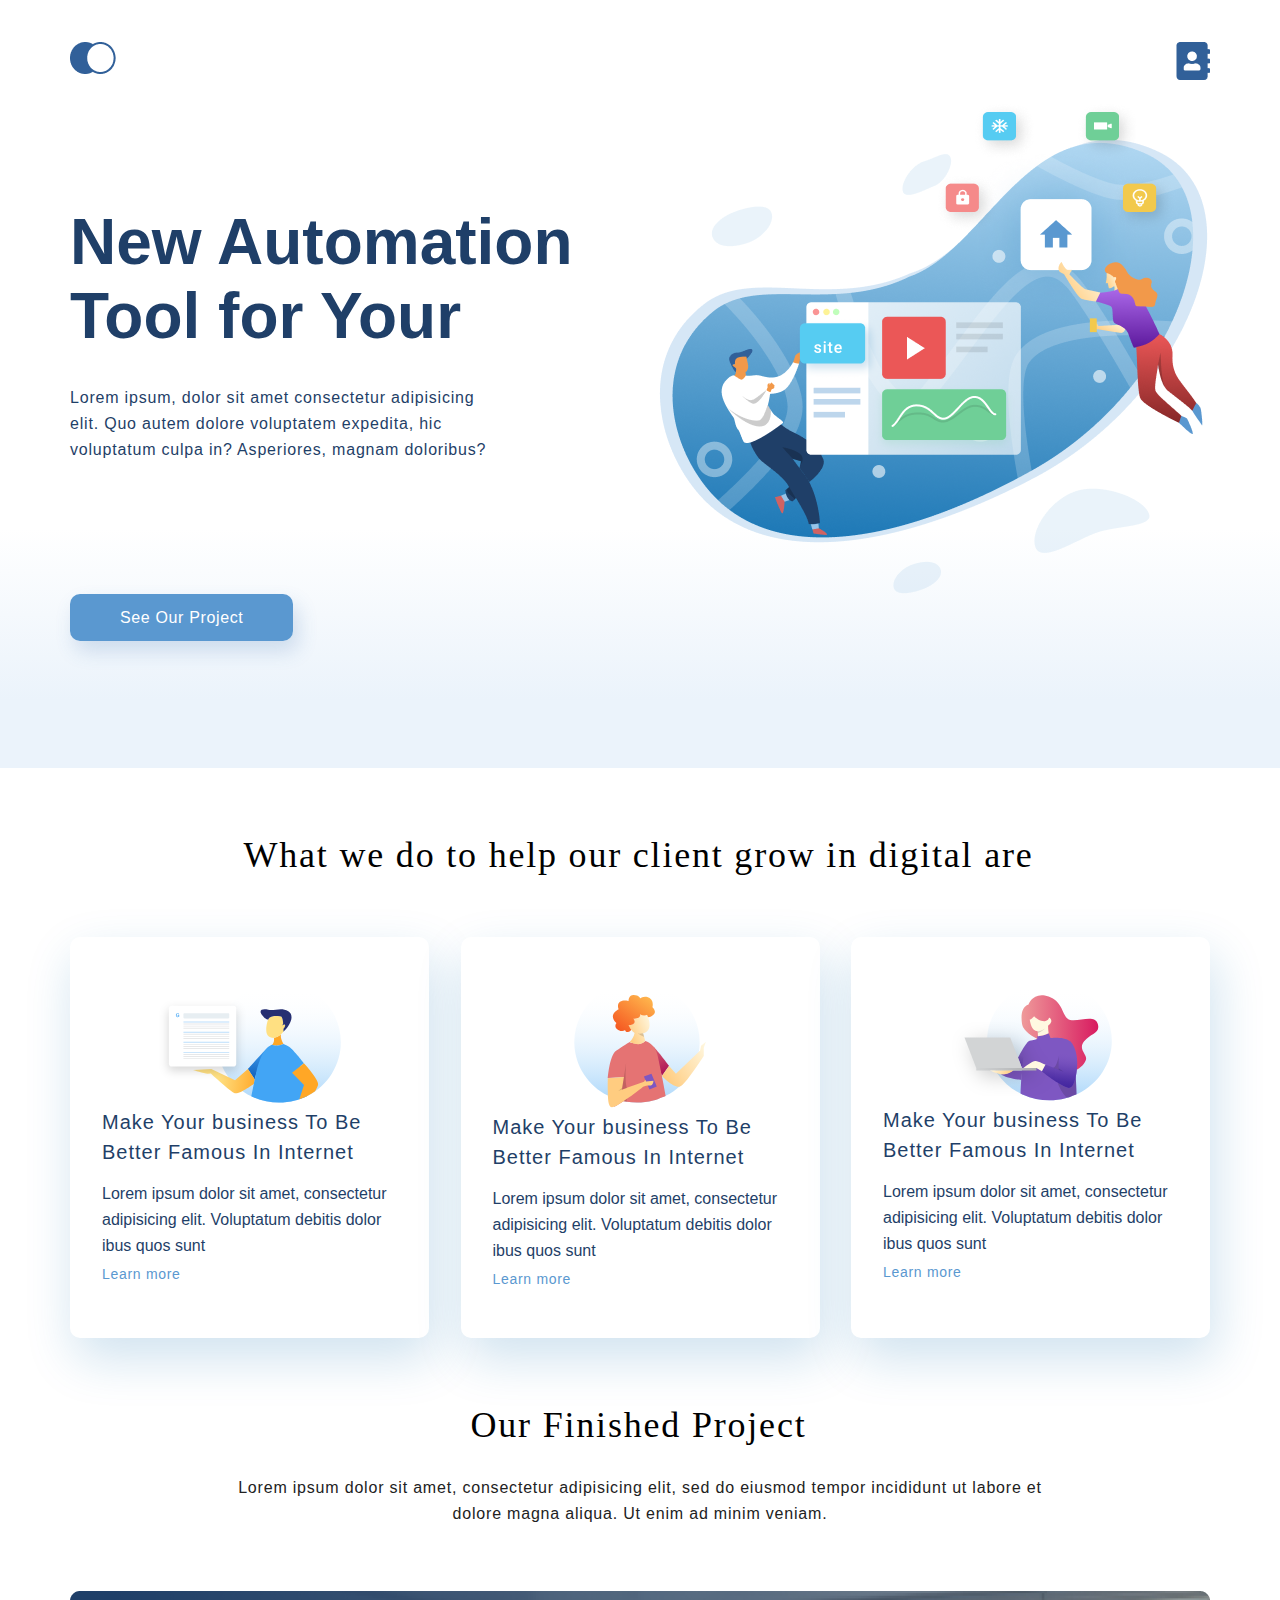
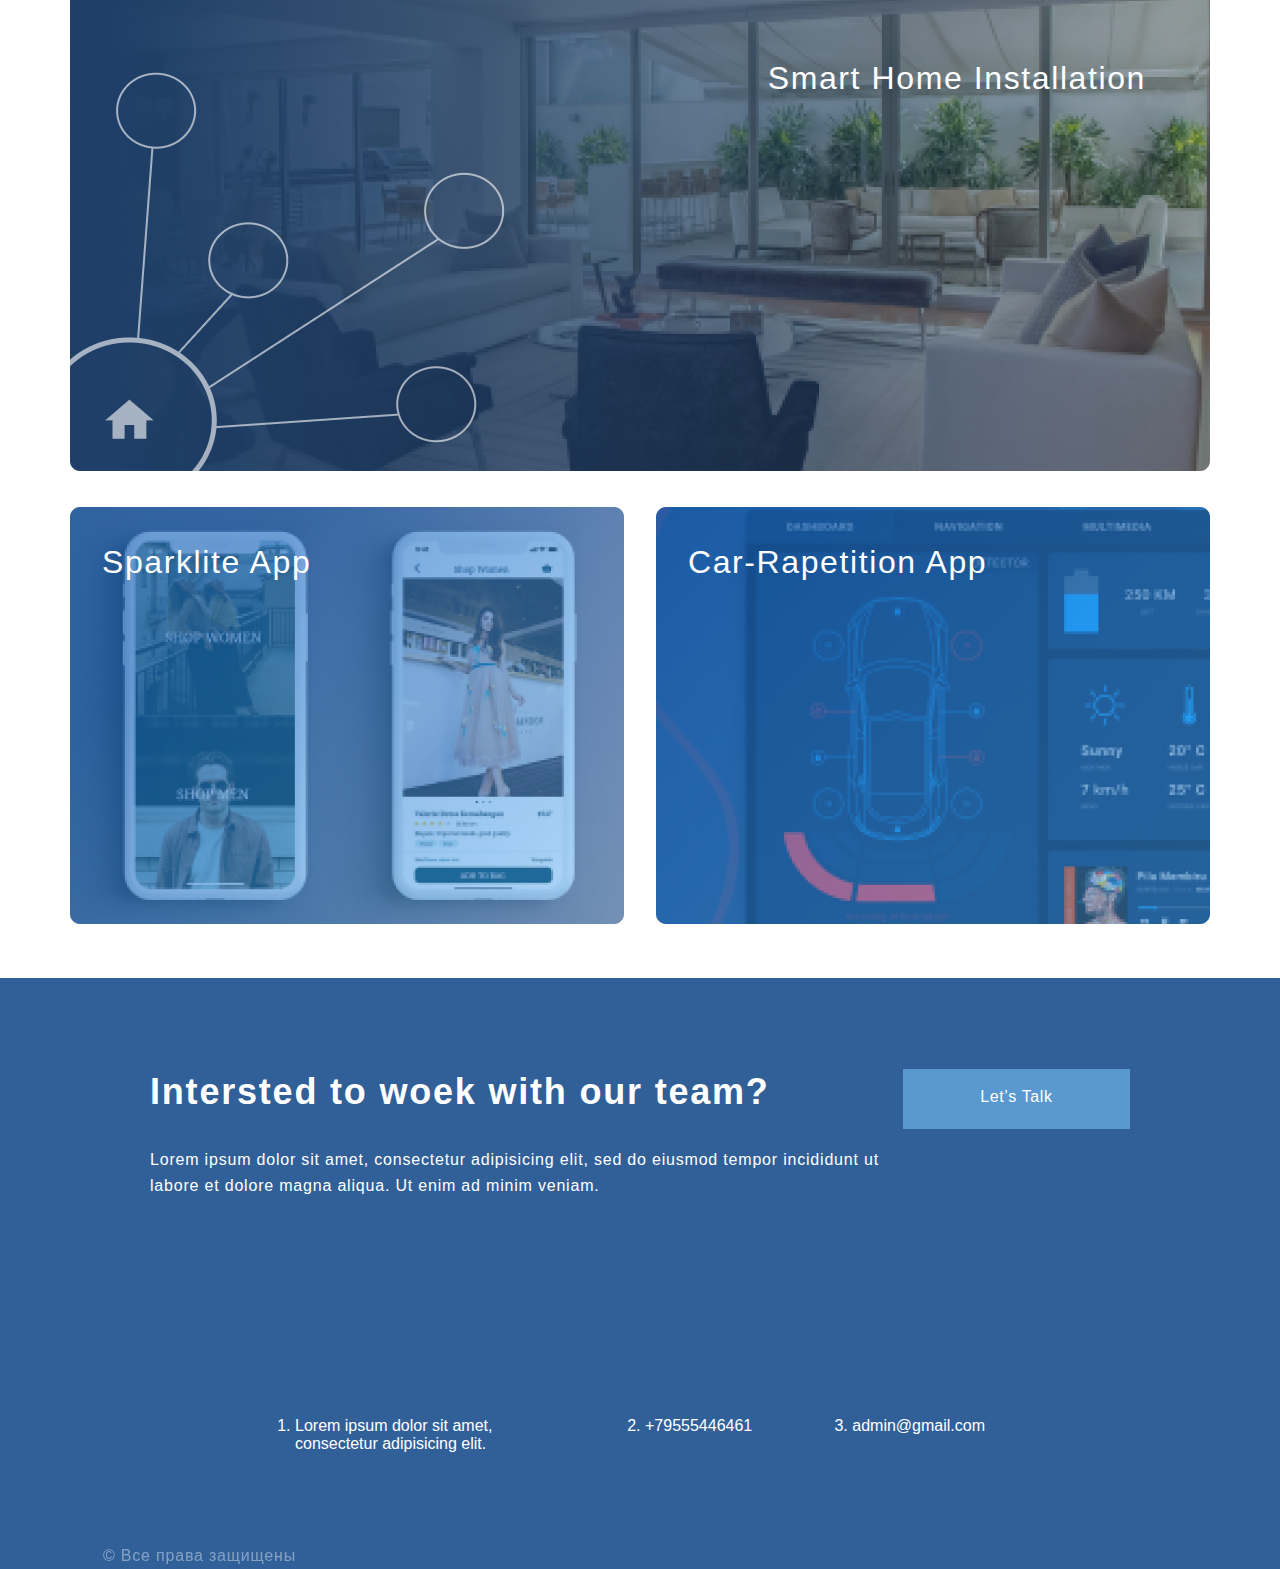
<file: index.html>
<!DOCTYPE html>
<html lang="en">

<head>
    <meta charset="UTF-8">
    <meta http-equiv="X-UA-Compatible" content="IE=edge">
    <meta name="viewport" content="width=device-width, initial-scale=1.0">
    <title>Homework8</title>
    <link rel="stylesheet" href="/style/style.css">
</head>

<body>
    <div class="top">
        <div class="container">
            <div class="header">
                <div class="menu">
                    <ul>
                        <li><a href="index.html"><img src="/img/Group.png" alt="main"></a></li>
                        <li><a href="contacts.html"><img src="/img/address-book.png" alt="contact"></a></li>
                    </ul>
                </div>
            </div>
            <div class="top-info">
                <h1 class="top__title">New Automation Tool for Your</h1>
                <p class="text text-first">Lorem ipsum, dolor sit amet consectetur adipisicing elit. Quo autem
                    dolore
                    voluptatem expedita, hic voluptatum culpa in? Asperiores, magnam doloribus?</p>
                <!-- <div class="top-info-right">
                    <img src="/img/illustration.png" alt="poster">
                </div> -->
            </div>
            <a href="#" class="top-btn">See Our Project</a>
            <br>
        </div>
    </div>
    <div class="what-we-do container">
        <h2 class="heading">What we do to help our client grow in digital are</h2>
        <div class="card-box">
            <div class="card">
                <div class="card__img">
                    <img src="/img/card-1.svg" alt="card-1">
                </div>
                <div class="heading-mini">Make Your business To Be
                    Better Famous In Internet</div>
                <p class="text">Lorem ipsum dolor sit amet, consectetur adipisicing elit. Voluptatum debitis dolor
                    ibus quos sunt
                </p>
                <a href="#" class="card__link">Learn more</a>
            </div>
            <div class="card">
                <div class="card__img">
                    <img src="/img/card-2.svg" alt="card-2">
                </div>
                <div class="heading-mini">Make Your business To Be
                    Better Famous In Internet</div>
                <p class="text">Lorem ipsum dolor sit amet, consectetur adipisicing elit. Voluptatum debitis dolor
                    ibus quos sunt
                </p>
                <a href="#" class="card__link">Learn more</a>
            </div>
            <div class="card">
                <div class="card__img">
                    <img src="/img/card-3.svg" alt="card-3">
                </div>
                <div class="heading-mini">Make Your business To Be
                    Better Famous In Internet</div>
                <p class="text">Lorem ipsum dolor sit amet, consectetur adipisicing elit. Voluptatum debitis dolor
                    ibus quos sunt
                </p>
                <a href="#" class="card__link">Learn more</a>
            </div>
        </div>
    </div>

    <div class="project container">
        <div class="our-finished">
            <h2 class="heading">Our Finished Project</h2>
            <p class="text text_project">Lorem ipsum dolor sit amet, consectetur adipisicing elit, sed do eiusmod tempor
                incididunt ut labore et dolore magna aliqua. Ut enim ad minim veniam.</p>
        </div>

        <div class="project__item">
            <img class="project__img" src="/img/Mask_Group1.png" alt="mask-group1">
            <p class="project__text">Smart Home Installation</p>
        </div>
        <div class="project__parent">
            <div class="project__item project__item-margin">
                <img class="project__img" src="/img/Mask_Group2.png" alt="mask-group2">
                <p class="parent_item-text">Sparklite App</p>

            </div>
            <div class="project__item">
                <img class="project__img" src="/img/Mask_Group3.png" alt="mask-group3">
                <p class="parent_item-text project__item-margin">Car-Rapetition App</p>

            </div>
        </div>
    </div>


    <div class="interested">
        <div class="container">
            <div class="box-interested">
                <div class="heading-interested">
                    <h2 class="head-interested">Intersted to woek
                        with our team?</h2>
                    <p class="interested-text">Lorem ipsum dolor sit amet, consectetur adipisicing elit, sed do eiusmod
                        tempor incididunt ut labore et dolore magna aliqua. Ut enim ad minim veniam.</p>
                </div>
                <a href="#" class="interested-btn">Let’s Talk</a>
            </div>
        </div>
    </div>
    <div class="footer">
        <div class="container">
            <div class="contact-info">
                <ol>
                    <li>Lorem ipsum dolor sit amet, consectetur adipisicing elit.</li>
                    <li>+79555446461</li>
                    <li>admin@gmail.com</li>
                </ol>
            </div>
            <div class="license">
                <p class="text-license">© Все права защищены</p>
            </div>
        </div>
    </div>


</body>

</html>
</file>
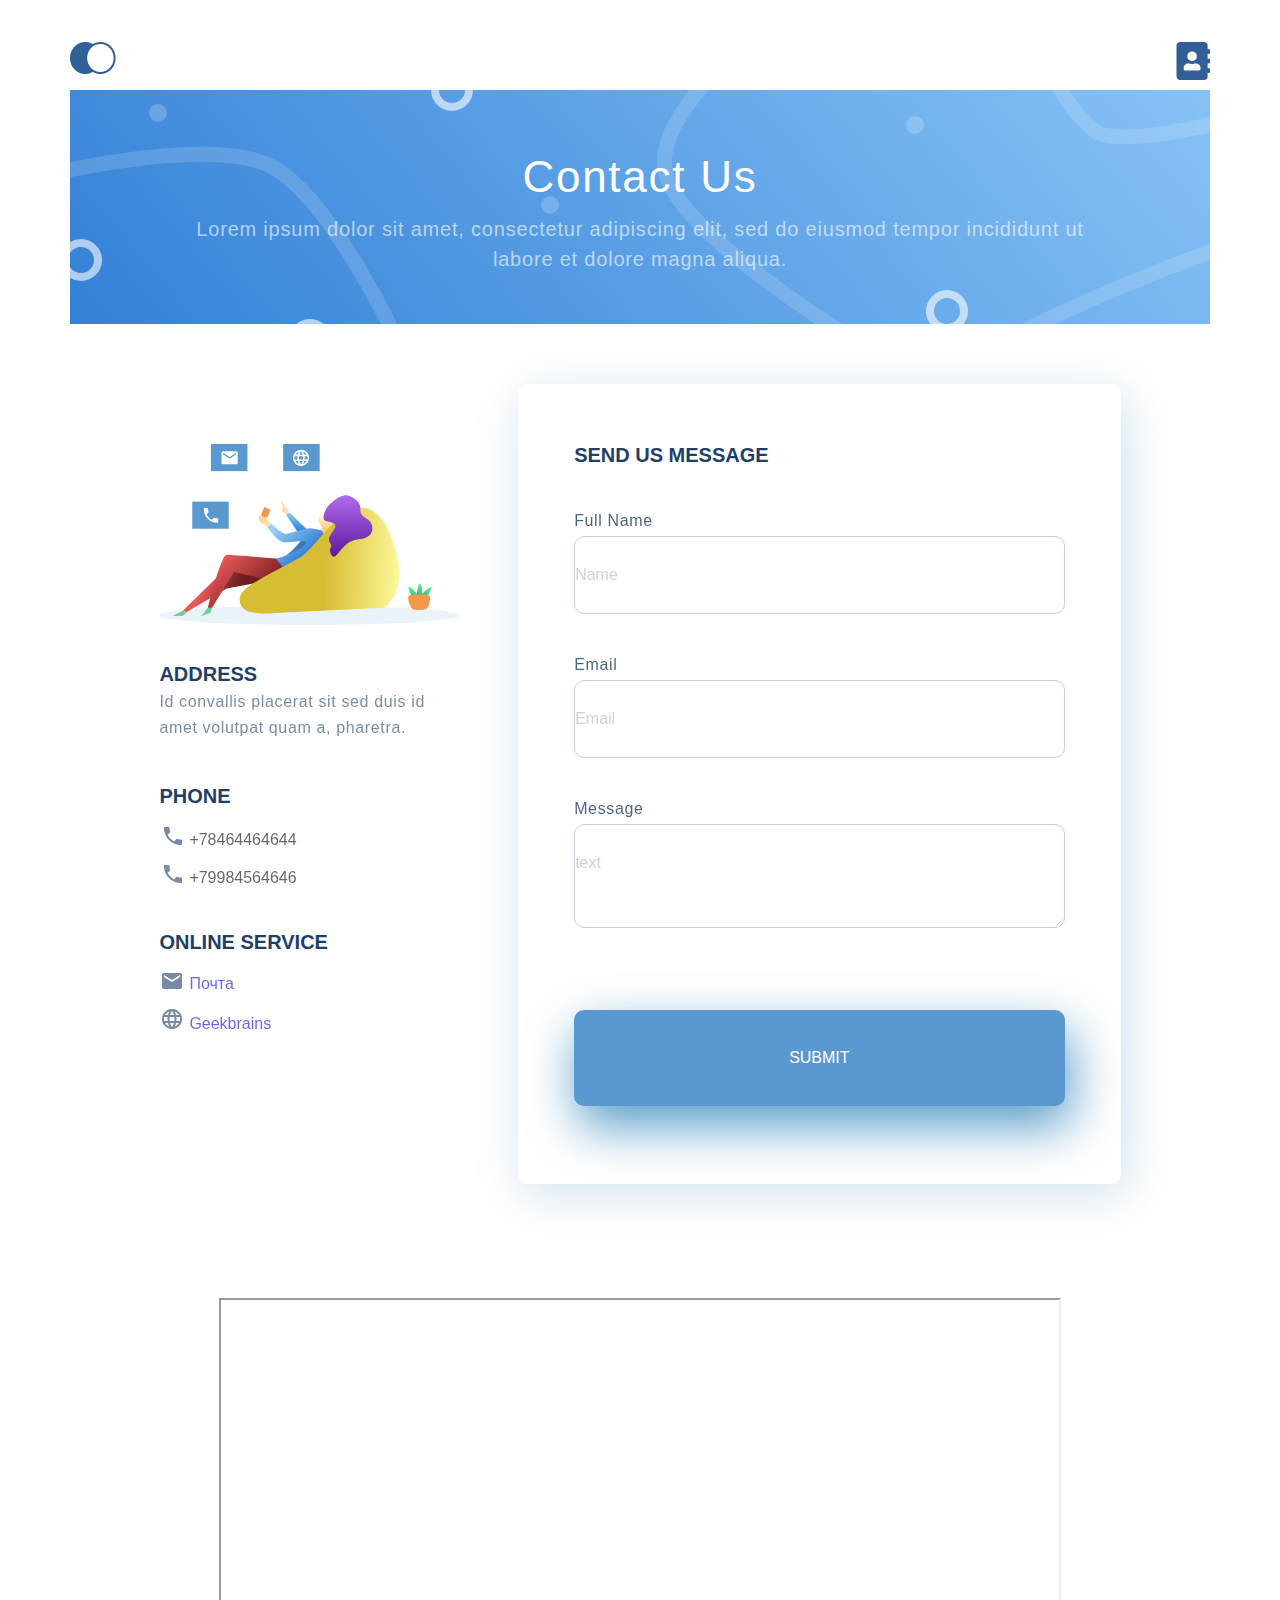
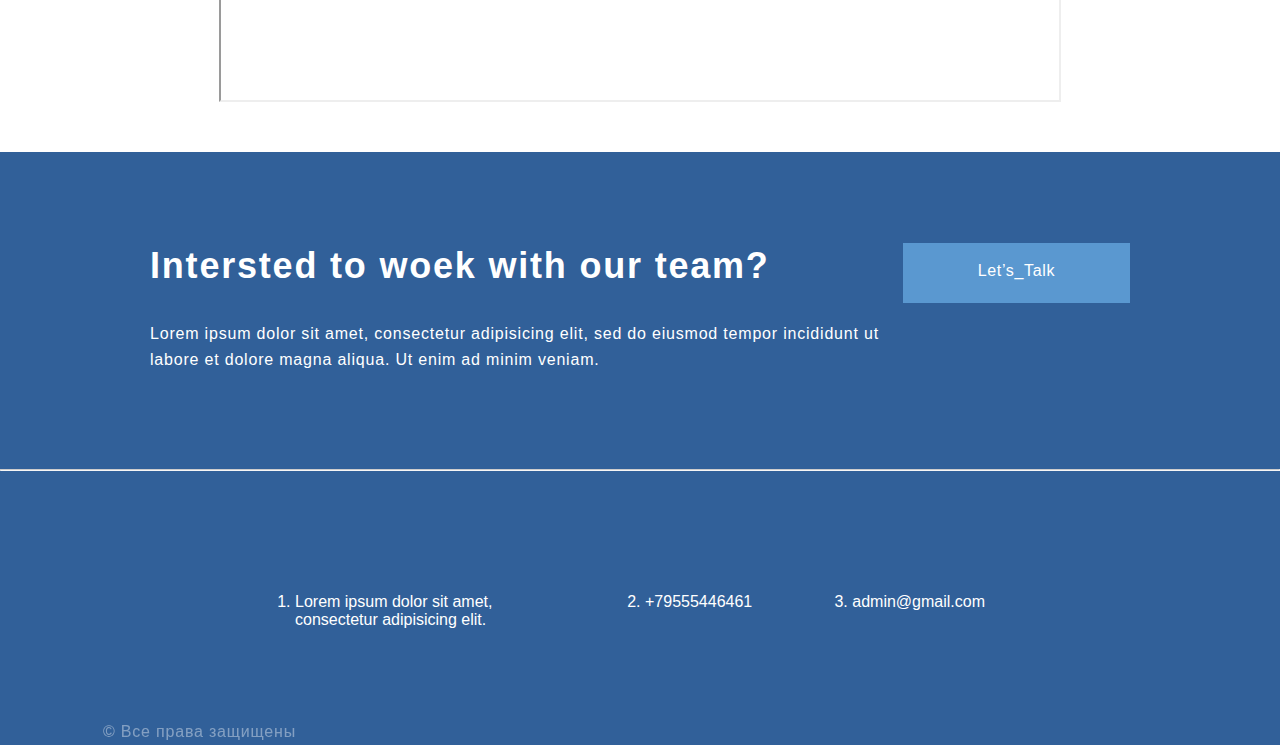
<file: contacts.html>
<!DOCTYPE html>
<html lang="en">

<head>
    <meta charset="UTF-8">
    <meta http-equiv="X-UA-Compatible" content="IE=edge">
    <meta name="viewport" content="width=device-width, initial-scale=1.0">
    <title>Homework8</title>
    <link rel="stylesheet" href="style/style.css">
</head>

<body>
    <div class="container contanct-container">
        <div class="top-title">
            <div class="top-contact_us">
                <div class="menu">
                    <ul>
                        <li><a href="index.html"><img src="/img/Group.png" alt="main"></a></li>
                        <li><a href="contacts.html"><img src="/img/address-book.png" alt="contact"></a></li>
                    </ul>
                </div>
            </div>
            <div class="contact_container">
                <h2 class="header-title-contact"> Contact Us</h2>
                <p class="text-contact-us">Lorem ipsum dolor sit amet, consectetur adipiscing elit, sed do eiusmod
                    tempor incididunt ut labore et dolore magna aliqua. </p>

            </div>
        </div>
    
        <div class="contact-info">
            <div class="contact-info__left">
                <div class="contact-img">
                    <img src="/img/contact-img.svg" alt="contact_img">
                </div>
                <div class="contact-info__item">
                    <h4 class="four">Address</h4>
                    <p class="text text-address">Id convallis placerat sit sed duis id amet volutpat quam a, pharetra.
                    </p>
                </div>
                <div class="contact-info__item">
                    <h4 class="four">Phone</h4>
                    <ul>
                        <li>+78464464644</li>
                        <li>+79984564646</li>
                    </ul>
                </div>
                <div class="contact-info__item">
                    <h4 class="four">Online service</h4>
                    <ul>
                        <li><a href="support@geekbrains.ru" target="_blank">Почта</a></li>
                        <li><a href="https://gb.ru" target="_blank">Geekbrains</a></li>
                    </ul>
                </div>
            </div>
            <div class="contact-info__right">
                <div class="contact-info__right-content">
                    <h4 class="four">Send us message</h4>
                    <form action="#" class="submit-form">
                        <div class="send-message">
                            <div class="message-list">
                                <div class="message-item">
                                    <label for="name">Full Name</label>
                                    <input class="text" type="text" id="name" placeholder="Name">
                                </div>
                                <div class="message-item">
                                    <label for="email">Email</label>
                                    <input class="text" type="email" id="email" placeholder="Email">
                                </div>
                                <div class="message-item">
                                    <label for="texarea">Message </label>
                                    <textarea class="text" id="texarea" placeholder="text"></textarea>
                                </div>
                                <a class="contact-btn">submit</a>
                            </div>
                        </div>
                    </form>
                </div>
            </div>
        </div>
    </div>
    <br>
    <br>
    <div class="map-position">
        <br>
        <iframe
            src="https://yandex.ru/map-widget/v1/?um=constructor%3Abc428b2c0bd130d24efbcd2f6d9ef6da7fc223a408173191e897e402b6842334&amp;source=constructor"
            width="838" height="400"></iframe>
    </div>
    <div class="interested">
        <div class="container">
            <div class="box-interested">
                <div class="heading-interested">
                    <h2 class="head-interested">Intersted to woek
                        with our team?</h2>
                    <p class="interested-text">Lorem ipsum dolor sit amet, consectetur adipisicing elit, sed do eiusmod
                        tempor incididunt ut labore et dolore magna aliqua. Ut enim ad minim veniam.</p>
                </div>
                <a href="#" class="interested-btn">Let’s_Talk</a>
            </div>
        </div>
    </div>
    <hr class="hr">
    <div class="footer">
        <div class="container">
            <div class="contact-info">
                <ol>
                    <li>Lorem ipsum dolor sit amet, consectetur adipisicing elit.</li>
                    <li>+79555446461</li>
                    <li>admin@gmail.com</li>
                </ol>
            </div>
            <div class="license">
                <p class="text-license">© Все права защищены</p>
            </div>
        </div>
    </div>

</body>

</html>
</file>
<file: style/style.css>
* {
  font-family: sans-serif;
  margin: 0;
  padding: 0;
}

.top {
  height: 768px;
  background: -webkit-gradient(linear, left bottom, left top, color-stop(8.84%, #EBF3FB), color-stop(31.12%, rgba(152, 195, 232, 0)));
  background: linear-gradient(0deg, #EBF3FB 8.84%, rgba(152, 195, 232, 0) 31.12%);
}

.menu {
  height: 48px;
  left: 113px;
  top: 34px;
}

.header {
  padding-top: 42px;
}

.container {
  max-width: 1140px;
  margin: 0 auto;
}

.text {
  font-size: 16px;
  line-height: 26px;
  color: #1F3F68;
}

.top-info {
  display: -webkit-box;
  display: -ms-flexbox;
  display: flex;
  -webkit-box-orient: vertical;
  -webkit-box-direction: normal;
      -ms-flex-direction: column;
          flex-direction: column;
  font-weight: 300;
  font-size: 64px;
  line-height: 74px;
  padding-top: 115px;
  height: 400px;
  background: url("/img/illustration.png");
  background-repeat: no-repeat;
  background-position: right;
}

.text-first {
  padding-top: 32px;
  width: 425px;
  font-style: normal;
  font-weight: normal;
  font-size: 16px;
  line-height: 26px;
  letter-spacing: 0.05em;
}

.top-btn {
  font-size: 16px;
  line-height: 26px;
  text-align: center;
  letter-spacing: 0.04em;
  color: #FFFFFF;
  background: #5A98D0;
  -webkit-box-shadow: 5px 10px 20px rgba(53, 110, 173, 0.2);
          box-shadow: 5px 10px 20px rgba(53, 110, 173, 0.2);
  border-radius: 10px;
  padding: 15px  50px;
  text-decoration: none;
}

.top__title {
  font-size: 64px;
  color: #1F3F68;
  width: 510px;
}

.heading {
  font-weight: 500;
  text-align: center;
  max-width: 1137px;
  height: 41px;
  font-family: Roboto;
  font-style: normal;
  font-weight: 300;
  font-size: 36px;
  line-height: 46px;
  text-align: center;
  letter-spacing: 0.05em;
  color: #000000;
}

.second {
  font-weight: 500;
  text-align: center;
  max-width: 1137px;
  height: 41px;
  font-family: Roboto;
  font-style: normal;
  font-weight: 300;
  font-size: 36px;
  line-height: 46px;
  /* or 128% */
  text-align: center;
  letter-spacing: 0.05em;
  color: #000000;
}

.third {
  font-size: 36px;
  text-align: center;
}

.four {
  font-size: 20px;
  line-height: 30px;
  color: #1F3F68;
  text-transform: uppercase;
}

.what-we-do {
  display: -webkit-box;
  display: -ms-flexbox;
  display: flex;
  -webkit-box-orient: vertical;
  -webkit-box-direction: normal;
      -ms-flex-direction: column;
          flex-direction: column;
  padding-top: 64px;
}

.card-box {
  display: -webkit-box;
  display: -ms-flexbox;
  display: flex;
  -webkit-box-pack: justify;
      -ms-flex-pack: justify;
          justify-content: space-between;
  padding-top: 64px;
}

.card {
  display: -webkit-box;
  display: -ms-flexbox;
  display: flex;
  -webkit-box-orient: vertical;
  -webkit-box-direction: normal;
      -ms-flex-direction: column;
          flex-direction: column;
  max-width: 359px;
  padding: 44px 32px;
  -webkit-box-sizing: border-box;
          box-sizing: border-box;
  -webkit-box-shadow: 5px 20px 50px rgba(16, 112, 177, 0.2);
          box-shadow: 5px 20px 50px rgba(16, 112, 177, 0.2);
  border-radius: 10px;
  background-color: #fff;
}

.card__img {
  -ms-flex-item-align: center;
      -ms-grid-row-align: center;
      align-self: center;
}

.heading-mini {
  font-size: 20px;
  line-height: 30px;
  letter-spacing: 0.05em;
  color: #1F3F68;
  margin-bottom: 14px;
}

.card__link {
  font-size: 14px;
  line-height: 30px;
  letter-spacing: 0.05em;
  color: #5A98D0;
  text-decoration: none;
}

.our-finished {
  padding-top: 64px;
}

.text_project {
  width: 75%;
  padding-top: 32px;
  font-size: 16px;
  line-height: 26px;
  text-align: center;
  letter-spacing: 0.05em;
  color: #222222;
  margin: 0 auto;
  padding-bottom: 64px;
}

.project {
  display: -webkit-box;
  display: -ms-flexbox;
  display: flex;
  -webkit-box-orient: vertical;
  -webkit-box-direction: normal;
      -ms-flex-direction: column;
          flex-direction: column;
}

.project__item {
  position: relative;
  -webkit-box-flex: 1;
      -ms-flex-positive: 1;
          flex-grow: 1;
}

.project__img {
  width: 100%;
  margin-right: 32px;
}

.project__text {
  font-size: 32px;
  line-height: 46px;
  text-align: right;
  letter-spacing: 0.05em;
  position: absolute;
  top: 64px;
  right: 64px;
  color: #FFFFFF;
}

.parent_item-text {
  font-size: 32px;
  line-height: 46px;
  text-align: right;
  letter-spacing: 0.05em;
  position: absolute;
  top: 32px;
  left: 32px;
  color: #FFFFFF;
}

.project__parent {
  display: -webkit-box;
  display: -ms-flexbox;
  display: flex;
  -webkit-box-pack: justify;
      -ms-flex-pack: justify;
          justify-content: space-between;
  margin-top: 32px;
}

.project__item-margin {
  margin-right: 32px;
}

.menu > ul, .bottom-info > ul {
  display: -webkit-box;
  display: -ms-flexbox;
  display: flex;
  list-style-type: none;
  -webkit-box-pack: justify;
      -ms-flex-pack: justify;
          justify-content: space-between;
}

.interested {
  background-color: #316099;
  color: #FFFFFF;
  padding-bottom: 96px;
  margin-top: 50px;
}

.box-interested {
  padding: 91px 80px 0 80px;
  display: -webkit-box;
  display: -ms-flexbox;
  display: flex;
  -ms-flex-pack: distribute;
      justify-content: space-around;
}

.head-interested {
  font-size: 36px;
  line-height: 46px;
  letter-spacing: 0.05em;
  color: #FFFFFF;
}

.interested-text {
  margin-top: 32px;
  font-size: 16px;
  line-height: 26px;
  letter-spacing: 0.05em;
}

.interested-btn {
  -webkit-box-align: center;
      -ms-flex-align: center;
          align-items: center;
  width: 200px;
  height: 30px;
  text-align: center;
  background: #5A98D0;
  font-size: 16px;
  line-height: 26px;
  text-align: center;
  letter-spacing: 0.04em;
  padding: 15px  50px;
  color: #FFFFFF;
  text-decoration: none;
}

.hr {
  opacity: 0.5;
}

/**************************************************/
/* CONTACT US */
.top-contact_us {
  margin-top: 42px;
}

.contact_container {
  display: -webkit-box;
  display: -ms-flexbox;
  display: flex;
  -webkit-box-pack: center;
      -ms-flex-pack: center;
          justify-content: center;
  -webkit-box-orient: vertical;
  -webkit-box-direction: normal;
      -ms-flex-direction: column;
          flex-direction: column;
  background: url("/img/border-img-contact-us.svg");
  background-repeat: no-repeat;
  padding: 50px 100px;
}

.header-title-contact {
  font-weight: 500;
  font-size: 44px;
  line-height: 74px;
  text-align: center;
  letter-spacing: 0.04em;
  color: #FFFFFF;
}

.text-contact-us {
  font-size: 20px;
  line-height: 30px;
  text-align: center;
  letter-spacing: 0.04em;
  color: rgba(255, 255, 255, 0.6);
}

.contact-info {
  margin: 60px;
  display: -webkit-box;
  display: -ms-flexbox;
  display: flex;
  -ms-flex-pack: distribute;
      justify-content: space-around;
  -ms-flex-wrap: wrap;
      flex-wrap: wrap;
}

.contact-info__left {
  margin-top: 60px;
  -webkit-box-align: center;
      -ms-flex-align: center;
          align-items: center;
  max-width: 300px;
}

.contact-info__item {
  margin-bottom: 40px;
}

.contact-info__item {
  margin-top: 30px;
}

.contact-info__item > ul > li {
  margin: 16px 0;
  opacity: 0.6;
}

.contact-info__item:nth-child(3) > ul > li {
  list-style-image: url("/img/phone.png");
  margin-left: 30px;
}

.contact-info__item:last-child > ul > li:first-child {
  list-style-image: url("/img/message.png");
  margin-left: 30px;
}

.contact-info__item:last-child > ul > li:last-child {
  list-style-image: url("/img/internet.png");
  margin-left: 30px;
}

.contact-info__item > ul > li > a {
  text-decoration: none;
}

.text-address {
  width: 300px;
  font-weight: 300;
  font-size: 16px;
  line-height: 26px;
  letter-spacing: 0.04em;
  color: #1F3F68;
  opacity: 0.6;
}

.contact-info__right {
  min-height: 800px;
  min-width: 540px;
  background: #FFFFFF;
  -webkit-box-shadow: 5px 10px 50px rgba(16, 112, 177, 0.2);
          box-shadow: 5px 10px 50px rgba(16, 112, 177, 0.2);
  border-radius: 10px;
}

.send-message {
  display: block;
  top: 56px;
}

.contact-info__right-content {
  margin: 56px 56px 0 56px;
}

.message-item {
  -webkit-box-orient: vertical;
  -webkit-box-direction: normal;
      -ms-flex-direction: column;
          flex-direction: column;
  margin-top: 36px;
  font-size: 16px;
  line-height: 30px;
  letter-spacing: 0.04em;
  color: #1F3F68;
  opacity: 0.8;
}

.message-item > .text {
  opacity: 0.4;
  border: 1px solid #356EAD;
  -webkit-box-sizing: border-box;
          box-sizing: border-box;
  border-radius: 10px;
  padding: 25px 0;
  width: 100%;
}

.message-list > .message-item {
  -webkit-box-align: center;
      -ms-flex-align: center;
          align-items: center;
}

.submit-form {
  display: block;
  top: 56px;
}

.contact-btn {
  display: -webkit-box;
  display: -ms-flexbox;
  display: flex;
  margin-top: 72px;
  background: #5A98D0;
  -webkit-box-shadow: 5px 20px 50px rgba(16, 112, 177, 0.7);
          box-shadow: 5px 20px 50px rgba(16, 112, 177, 0.7);
  border-radius: 10px;
  font-weight: 500;
  font-size: 16px;
  line-height: 26px;
  text-align: center;
  color: #ffff;
  padding: 35px 215px;
  text-transform: uppercase;
}

.map-position {
  display: -webkit-box;
  display: -ms-flexbox;
  display: flex;
  -webkit-box-flex: 1;
      -ms-flex-positive: 1;
          flex-grow: 1;
  -webkit-box-orient: vertical;
  -webkit-box-direction: normal;
      -ms-flex-direction: column;
          flex-direction: column;
  -webkit-box-align: center;
      -ms-flex-align: center;
          align-items: center;
}

/**************************************************/
.footer {
  padding-top: 32px;
  background-color: #316099;
  color: #ffffff;
}

.contact-info > ol {
  display: -webkit-box;
  display: -ms-flexbox;
  display: flex;
  -webkit-box-pack: start;
      -ms-flex-pack: start;
          justify-content: start;
}

.contact-info > ol > li {
  margin: 30px 50px;
  max-width: 250px;
}

.license {
  padding-left: 33px;
}

.text-license {
  font-size: 16px;
  line-height: 26px;
  letter-spacing: 0.05em;
  color: #FFFFFF;
  opacity: 0.4;
}

@media (max-width: 1024px) {
  .container {
    padding-left: 32px;
    padding-right: 32px;
  }
  .contanct-container {
    padding-left: 0;
    padding-right: 0;
  }
  .top-contact_us > .menu {
    padding-left: 32px;
    padding-right: 32px;
  }
  .top-info {
    background-size: 43%;
    background-position: right 180px;
  }
  .text-first {
    width: 370px;
  }
  .card-box {
    -webkit-box-orient: vertical;
    -webkit-box-direction: normal;
        -ms-flex-direction: column;
            flex-direction: column;
    -webkit-box-align: center;
        -ms-flex-align: center;
            align-items: center;
  }
  .card {
    margin-bottom: 32px;
  }
  .map-position > iframe {
    width: 100%;
  }
}

@media (max-width: 667px) {
  .top {
    height: 200px;
    padding-bottom: 200px;
    text-align: center;
    margin: auto 0;
  }
  .first {
    margin-bottom: 12px;
  }
  .top__title {
    width: 100%;
    text-align: center;
    font-size: 32px;
    line-height: 37px;
    margin-bottom: 12px;
  }
  .text-first {
    width: 100%;
    text-align: center;
  }
  .top-info {
    display: -webkit-box;
    display: -ms-flexbox;
    display: flex;
    -webkit-box-orient: vertical;
    -webkit-box-direction: normal;
        -ms-flex-direction: column;
            flex-direction: column;
    -webkit-box-align: center;
        -ms-flex-align: center;
            align-items: center;
    background-image: none;
    padding-top: 36px;
    height: 100%;
    margin-bottom: 50px;
  }
  .header {
    padding-top: 24px;
  }
  .top-btn {
    margin-top: auto;
    -webkit-box-align: center;
        -ms-flex-align: center;
            align-items: center;
    font-size: 12px;
    padding: 8px 8px;
    line-height: 26px;
  }
  .heading {
    font-size: 24px;
    line-height: 28px;
  }
  .what-we-do {
    padding-top: 48px;
  }
  .card-box {
    padding-top: 32px;
  }
  .card {
    max-width: none;
    width: 100%;
  }
  .text_project {
    width: 100%;
  }
  .project__text {
    font-size: 16px;
    line-height: 19px;
    top: 15px;
    right: 20px;
  }
  .parent_item-text {
    font-size: 16px;
    line-height: 19px;
    top: 26px;
    left: 16px;
  }
  .project__parent {
    -webkit-box-orient: vertical;
    -webkit-box-direction: normal;
        -ms-flex-direction: column;
            flex-direction: column;
  }
  .project__item-margin {
    margin: 0;
    margin-bottom: 16px;
  }
  .interested {
    padding-bottom: 40px;
  }
  .box-interested {
    display: -webkit-box;
    display: -ms-flexbox;
    display: flex;
    -webkit-box-orient: vertical;
    -webkit-box-direction: normal;
        -ms-flex-direction: column;
            flex-direction: column;
    -webkit-box-align: center;
        -ms-flex-align: center;
            align-items: center;
  }
  .interested-btn {
    margin-top: 40px;
    -webkit-box-align: center;
        -ms-flex-align: center;
            align-items: center;
    display: block;
    width: 100px;
    height: 30px;
  }
  .interested-btn::target-text {
    white-space: nowrap;
  }
  .head-interested {
    display: block;
    text-align: center;
    font-size: 24px;
    line-height: 28px;
  }
  .interested-text {
    display: block;
    text-align: center;
    font-size: 16px;
    line-height: 26px;
    text-align: center;
    letter-spacing: 0.05em;
    /* white */
    color: #FFFFFF;
    opacity: 0.6;
  }
  .contact-info > ol {
    -webkit-box-orient: vertical;
    -webkit-box-direction: normal;
        -ms-flex-direction: column;
            flex-direction: column;
  }
  .contact-info > ol > li {
    margin: 0;
    margin: 8px 0;
  }
  .text-license {
    text-align: center;
  }
  .footer {
    padding-top: 30px;
  }
  .contact-btn {
    display: -webkit-box;
    display: -ms-flexbox;
    display: flex;
    -webkit-box-align: center;
        -ms-flex-align: center;
            align-items: center;
    -webkit-box-pack: center;
        -ms-flex-pack: center;
            justify-content: center;
  }
}
/*# sourceMappingURL=style.css.map */
</file>
